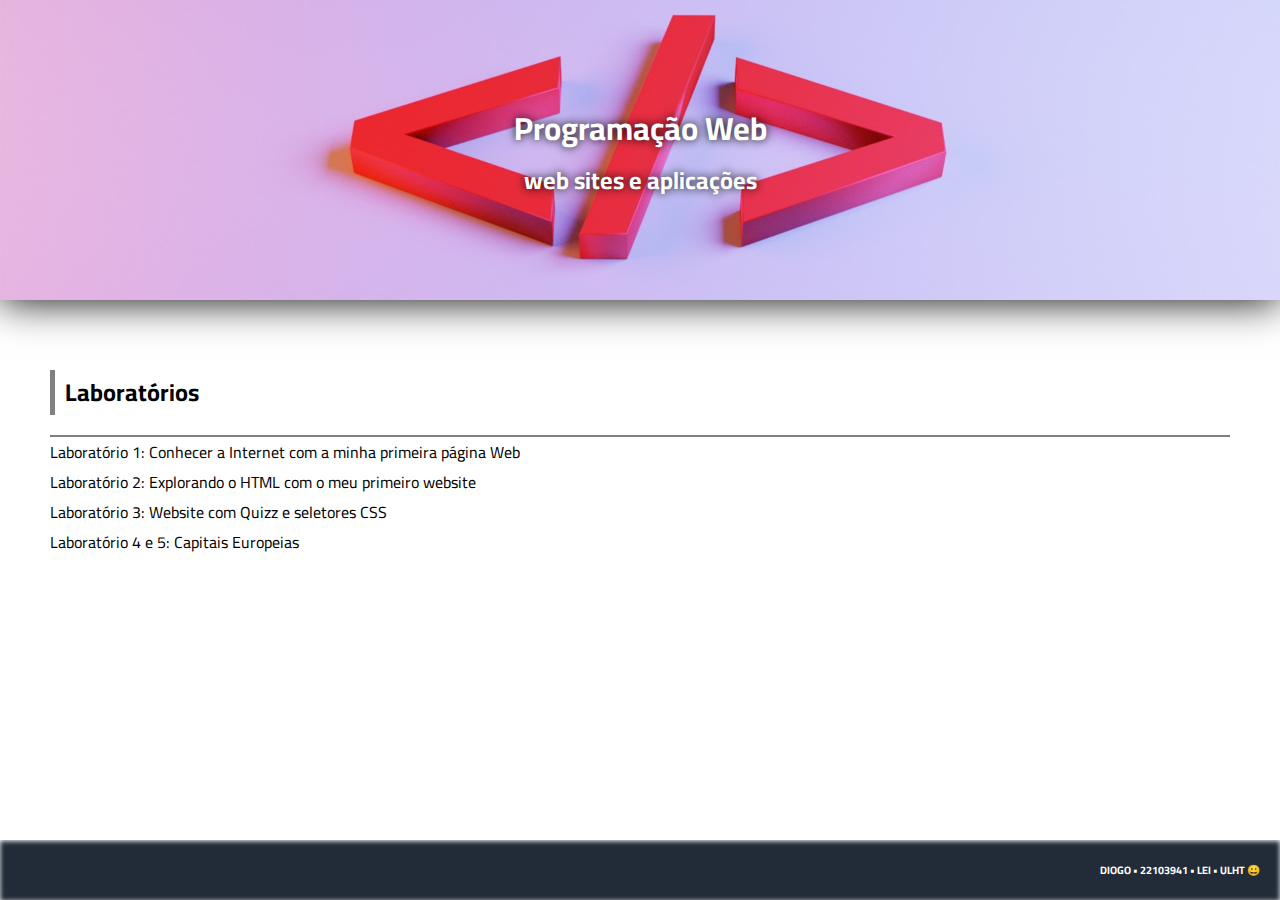
<file: index.html>
<!DOCTYPE html>
<html lang="pt">

<head>
    <meta charset="UTF-8">
    <title>PW Labs</title>
    <style>
        @import url('https://fonts.googleapis.com/css2?family=Cairo:wght@400&family=Playfair+Display:wght@900&display=swap');

        * {
            box-sizing: border-box;
            font-Family: 'Cairo', sans-serif;
            padding: 0;
            margin: 0;
        }

        header {
            display: grid;
            background-image: url("imagens/header.jpg");
            height: 300px;
            justify-content: center;
            align-items: center;
            align-content: center;
            background-position: center;
            background-size: cover;
            text-shadow: 0px 0px 10px black;
            color: white;
            margin-bottom: 50px;
            box-shadow: 0px 0px 40px black;
            grid-template-areas:
                'titulo'
                'subtitulo';
        }

        header h1 {
            grid-area: titulo;
            text-align: center;
        }

        header h2 {
            grid-area: subtitulo;
            text-align: center;
        }

        main {
            padding-inline: 50px;
            padding-top: 20px;
        }

        footer {
            display: flex;
            position: absolute;
            width: 100%;
            background: rgb(34, 43, 56);
            box-shadow: 0px 1px 5px inset white;
            bottom: 0;
            color: white;
            justify-content: right;
            align-items: center;
            padding: 20px;
        }

        .labs div a {
            text-decoration: none;
            color: black;
        }

        .labs div a:hover {
            font-weight: bold;
        }

        main > div:first-child {
            font-weight: bold;
            font-size: x-large;
            border-left: 5px solid grey;
            padding-left: 10px;
            margin-bottom: 20px;
        }
        
        main > div:nth-child(2) {
            border-top: 2px solid grey;
        }

    </style>
</head>

<body>
    <header>
        <h1>Programação Web</h1>
        <h2>web sites e aplicações</h2>
    </header>

    <main>
        <div>Laboratórios</div>
        <div class="labs">
            <div><a href="lab1/index.html">Laboratório 1: Conhecer a Internet com a minha primeira página Web</a></div>
            <div><a href="lab2/index.html">Laboratório 2: Explorando o HTML com o meu primeiro website</a></div>
            <div><a href="lab3/quizz.html">Laboratório 3: Website com Quizz e seletores CSS</a></div>
            <div><a href="lab4/capitais.html">Laboratório 4 e 5: Capitais Europeias</a></div>
        </div>
    </main>

    <footer>
        <h6>DIOGO • 22103941 • LEI • ULHT &#128512;</h6>
    </footer>
</body>

</html>
</file>
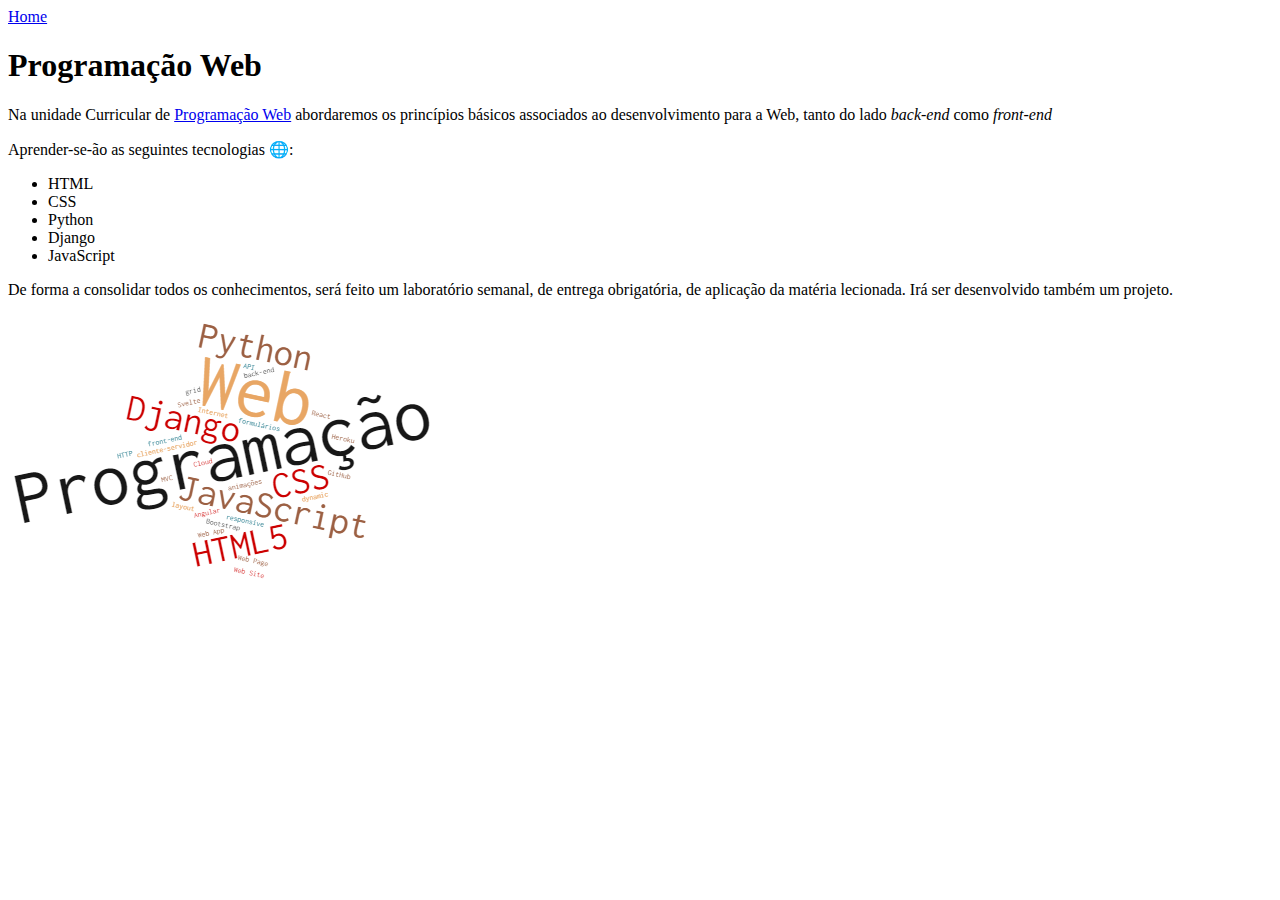
<file: lab1/index.html>
<!DOCTYPE html>
<html lang="pt">
<head>
    <meta charset="UTF-8">
    <title>A minha primeira página</title>
</head>
<body>
    <div class="menu">
        <a href="../index.html">Home</a>
    </div>
    <h1> Programação Web </h1>
    <p>Na unidade Curricular de <a href="https://moodle.ensinolusofona.pt/course/view.php?id=1596">Programação Web</a>
            abordaremos os princípios básicos associados ao desenvolvimento para a Web, tanto do lado <i>back-end</i>
            como <i>front-end</i></p>

        <p>Aprender-se-ão as seguintes tecnologias &#127760;:</p>
        <ul>
            <li>HTML</li>
            <li>CSS</li>
            <li>Python</li>
            <li>Django</li>
            <li>JavaScript</li>
        </ul>
        <p>De forma a consolidar todos os conhecimentos, será feito um laboratório semanal, de entrega obrigatória,
            de aplicação da matéria lecionada. Irá ser desenvolvido também um projeto.</p>

        <img src="images/wordcloud.png">
</body>
</html>
</file>
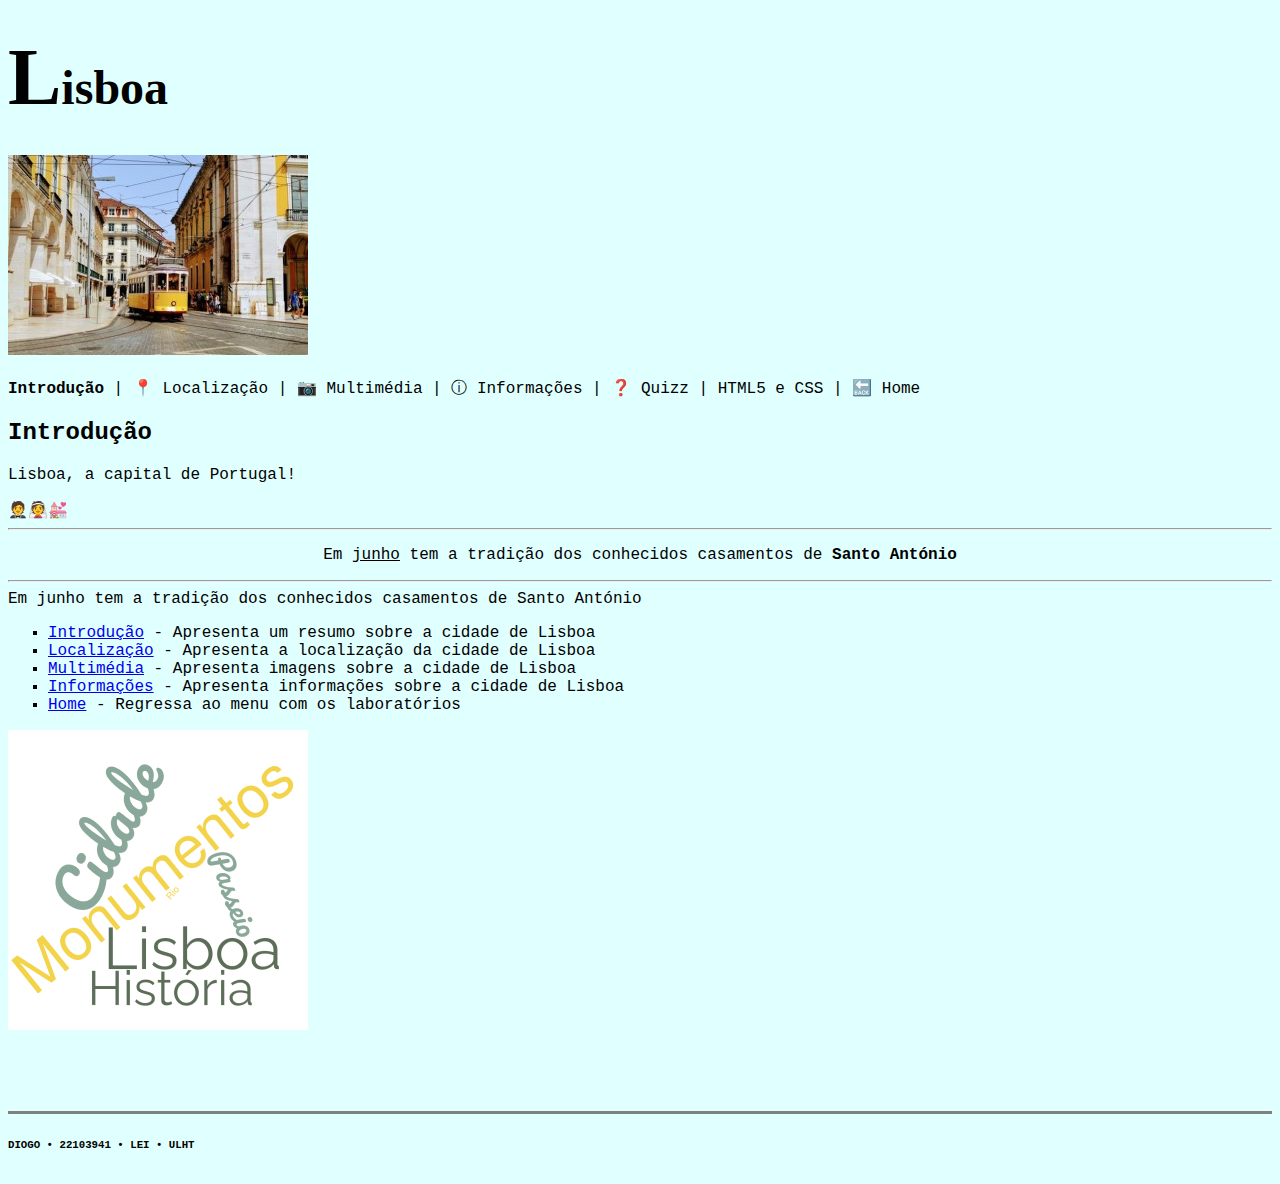
<file: lab2/index.html>
<!DOCTYPE html>
<html lang="pt">
<head>
    <title>Lisboa</title>
    <meta charset="UTF-8">
    <meta name="author" content="Diogo">
    <meta name="keywords" content="lisboa,portugal">
    <meta name="description" content="Website sobre Lisboa">
    <link rel="shortcut icon" type="image/x-icon" href="images/favicon.ico"/>
    <link rel="stylesheet" href="../lab3/estilos.css">
</head>
<body style="background-color:lightcyan">
<header>
    <h1>Lisboa</h1>
    <img src="images/lisboa.jpg" alt="Elétrico em Lisboa">
</header>
<br>
<nav>
    <a href="index.html" target="_self"><b>Introdução</b></a> |
    <a href="local.html" target="_self">📍 Localização</a> |
    <a href="multimedia.html" target="_self">📷 Multimédia</a> |
    <a href="info.html" target="_self">&#9432; Informações</a> |
    <a href="../lab3/quizz.html" target="_self">❓ Quizz</a> |
    <a href="../lab3/html5-css.html" target="_self">HTML5 e CSS</a> |
    <a href="../index.html" target="_self">🔙 Home</a>
</nav>

<main>
    <h2>Introdução</h2>
    <p>Lisboa, a capital de Portugal! </p>

    🤵‍👰‍💒
    <hr>
    <center>
        <pre>Em <u>junho</u> tem a tradição dos conhecidos casamentos de <b>Santo António</b></pre>
    </center>
    <hr>
    Em junho tem a tradição dos conhecidos casamentos de Santo António

    <ul style="list-style-type:square">
        <li><a href="index.html">Introdução</a> - Apresenta um resumo sobre a cidade de Lisboa</li>
        <li><a href="local.html">Localização</a> - Apresenta a localização da cidade de Lisboa</li>
        <li><a href="multimedia.html">Multimédia</a> - Apresenta imagens sobre a cidade de Lisboa</li>
        <li><a href="info.html">Informações</a> - Apresenta informações sobre a cidade de Lisboa</li>
        <li><a href="../index.html">Home</a> - Regressa ao menu com os laboratórios</li>
    </ul>
    <img src="images/wordcloud_lisboa.png" alt="Wordcloud Lisboa">
</main>

<footer><h6>DIOGO • 22103941 • LEI • ULHT</h6></footer>
</body>
</html>
</file>
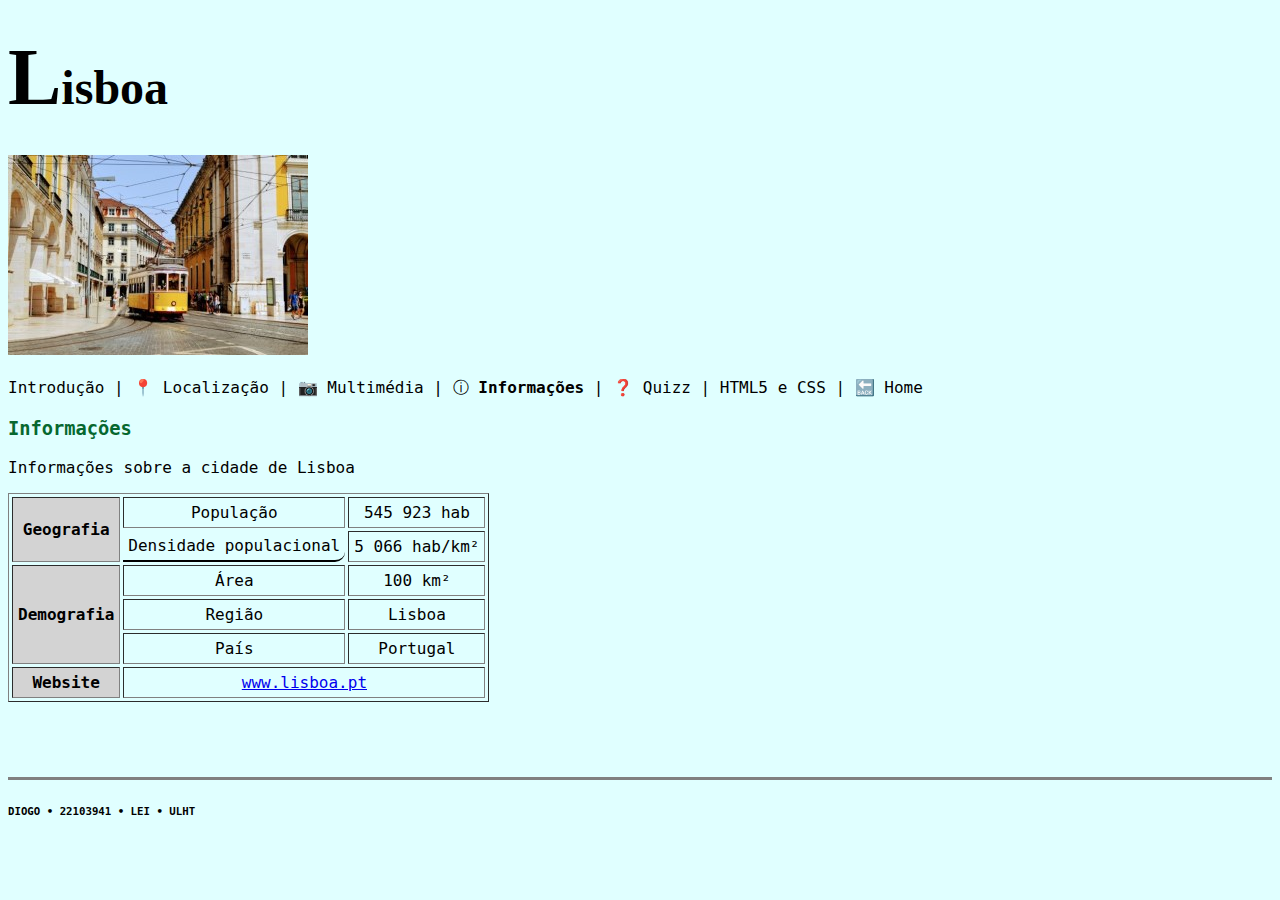
<file: lab2/info.html>
<!DOCTYPE html>
<html lang="pt">

<head>
    <title>Lisboa</title>
    <meta charset="UTF-8">
    <meta name="author" content="Diogo">
    <meta name="keywords" content="lisboa,portugal">
    <meta name="description" content="Website sobre Lisboa">
    <link rel="shortcut icon" type="image/x-icon" href="images/favicon.ico" />
    <link rel="stylesheet" href="../lab3/estilos.css">
</head>

<body style="background-color:lightcyan">
    <header>
        <h1>Lisboa</h1>
        <img src="images/lisboa.jpg" alt="Elétrico em Lisboa">
    </header>
    <br>
    <nav>
        <a href="index.html" target="_self">Introdução</a> |
        <a href="local.html" target="_self">📍 Localização</a> |
        <a href="multimedia.html" target="_self">📷 Multimédia</a> |
        <a href="info.html" target="_self">&#9432; <b>Informações</b></a> |
        <a href="../lab3/quizz.html" target="_self">❓ Quizz</a> |
        <a href="../lab3/html5-css.html" target="_self">HTML5 e CSS</a> |
        <a href="../index.html" target="_self">🔙 Home</a>
    </nav>

    <main>
        <h3>Informações</h3>
        <p>Informações sobre a cidade de Lisboa</p>
        <table border="1" cellpadding="5" cellspacing="3">
            <colgroup>
                <col span="1" bgcolor="lightgrey">
            </colgroup>
            <tr id="geografia" align="center">
                <td rowspan="2" bgcolor="lightgrey"><b>Geografia</b></td>
                <td>População</td>
                <td>545 923 hab</td>
            <tr align="center">
                <td>Densidade populacional</td>
                <td>5 066 hab/km²</td>
            </tr>
            </tr>
            <tr id="demografia" align="center">
                <td rowspan="3" bgcolor="lightgrey"><b>Demografia</b></td>
                <td>Área</td>
                <td>100 km²</td>
            <tr align="center">
                <td>Região</td>
                <td>Lisboa</td>
            </tr>
            <tr align="center">
                <td>País</td>
                <td>Portugal</td>
            </tr>
            </tr>
            <tr id="website" align="center">
                <td bgcolor="lightgrey"><b>Website</b></td>
                <td colspan="2"><a href="https://www.lisboa.pt/">www.lisboa.pt</a></td>
            </tr>

        </table>

    </main>

    <footer>
        <h6>DIOGO • 22103941 • LEI • ULHT</h6>
    </footer>
</body>

</html>
</file>
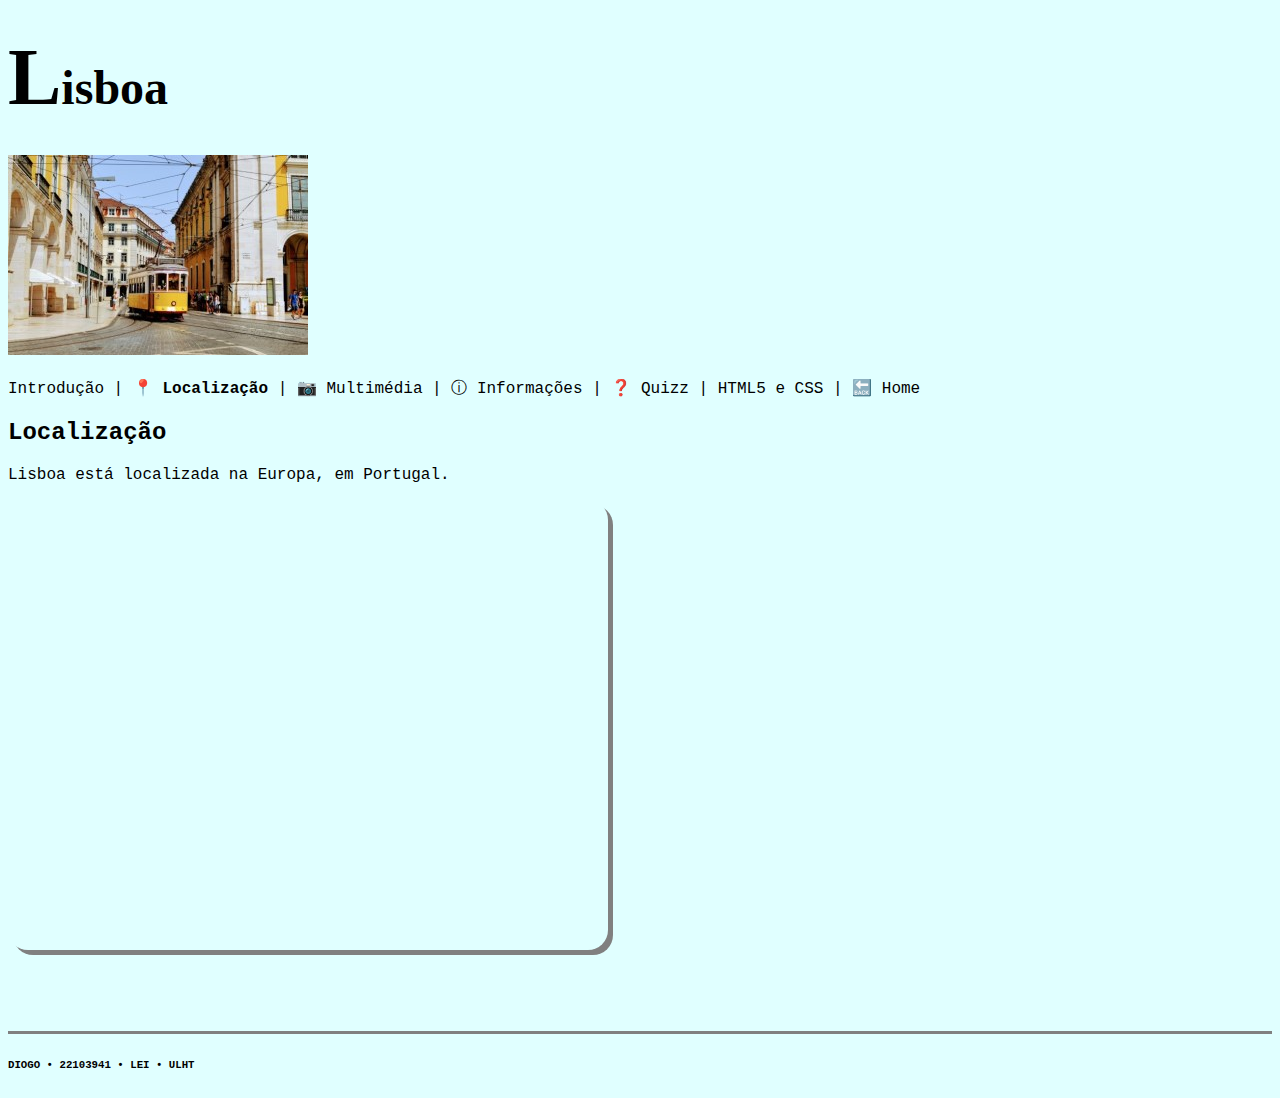
<file: lab2/local.html>
<!DOCTYPE html>
<html lang="pt">

<head>
    <title>Lisboa</title>
    <meta charset="UTF-8">
    <meta name="author" content="Diogo">
    <meta name="keywords" content="lisboa,portugal">
    <meta name="description" content="Website sobre Lisboa">
    <link rel="shortcut icon" type="image/x-icon" href="images/favicon.ico" />
    <link rel="stylesheet" href="../lab3/estilos.css">
</head>

<body style="background-color:lightcyan">
    <header>
        <h1>Lisboa</h1>
        <img src="images/lisboa.jpg" alt="Elétrico em Lisboa">
    </header>
    <br>
    <nav>
        <a href="index.html" target="_self">Introdução</a> |
        <a href="local.html" target="_self">📍 <b>Localização</b></a> |
        <a href="multimedia.html" target="_self">📷 Multimédia</a> |
        <a href="info.html" target="_self">&#9432; Informações</a> |
        <a href="../lab3/quizz.html" target="_self">❓ Quizz</a> |
        <a href="../lab3/html5-css.html" target="_self">HTML5 e CSS</a> |
        <a href="../index.html" target="_self">🔙 Home</a>
    </nav>

    <main>
        <h2>Localização</h2>
        <p>Lisboa está localizada na Europa, em Portugal.</p>
        <iframe
            src="https://www.google.com/maps/embed?pb=!1m18!1m12!1m3!1d99580.03468270601!2d-9.230243034223435!3d38.743605703808925!2m3!1f0!2f0!3f0!3m2!1i1024!2i768!4f13.1!3m3!1m2!1s0xd19331a61e4f33b%3A0x400ebbde49036d0!2sLisboa!5e0!3m2!1spt-PT!2spt!4v1646231233451!5m2!1spt-PT!2spt"
            width="600" height="450" style="border:0;" allowfullscreen="" loading="lazy"></iframe>
    </main>

    <footer>
        <h6>DIOGO • 22103941 • LEI • ULHT</h6>
    </footer>
</body>

</html>
</file>
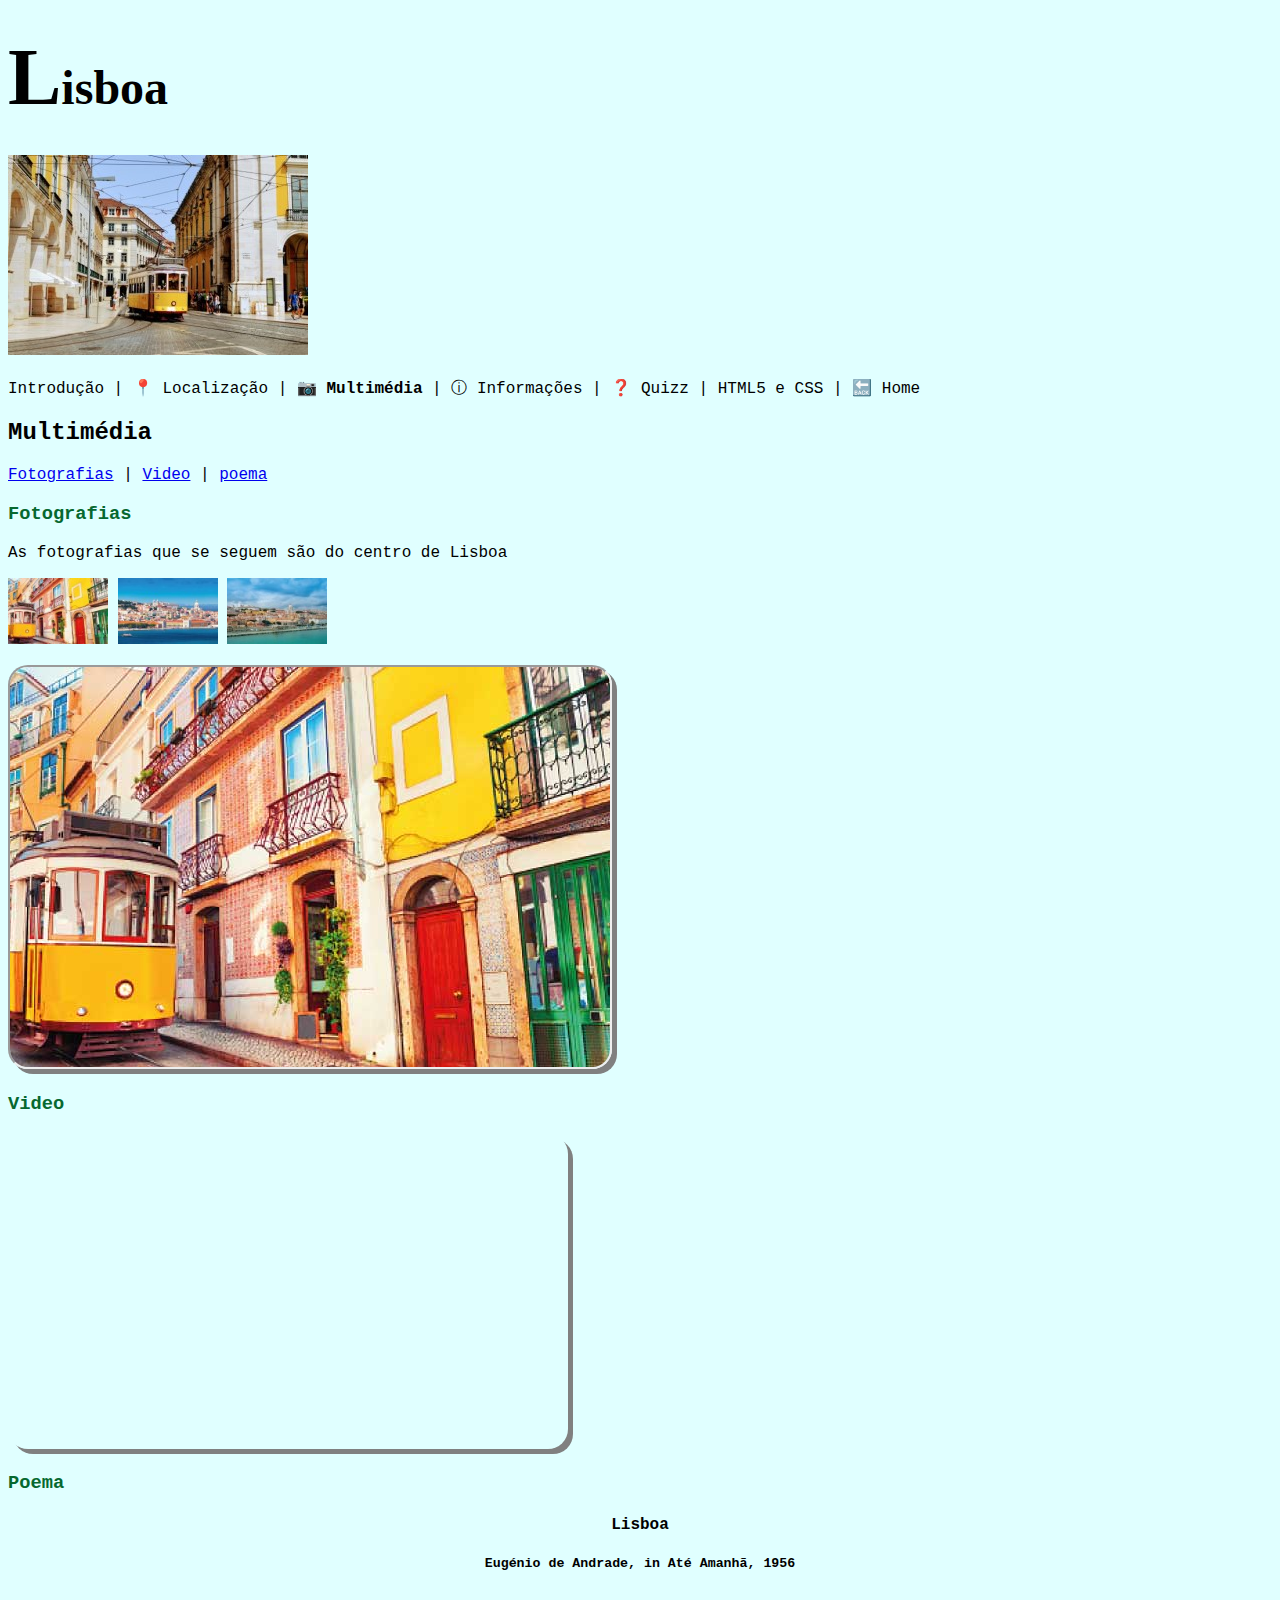
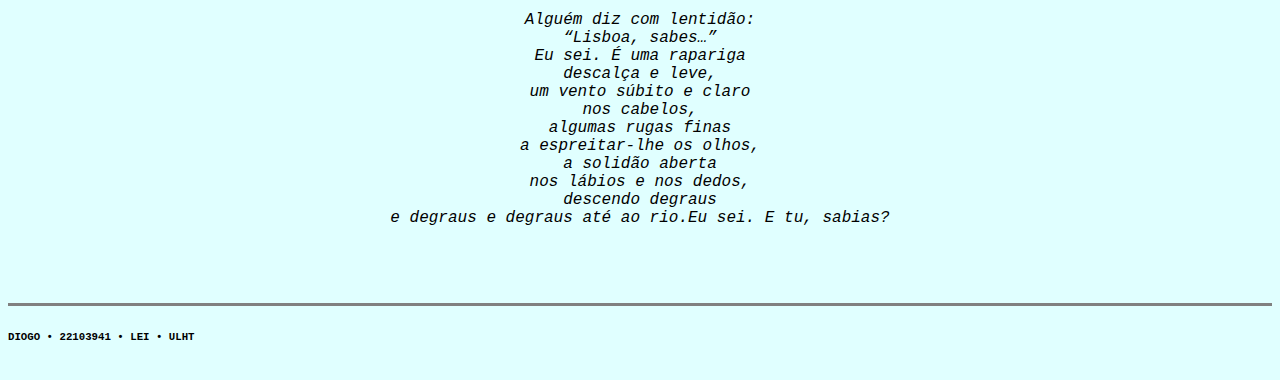
<file: lab2/multimedia.html>
<!DOCTYPE html>
<html lang="pt">

<head>
    <title>Lisboa</title>
    <meta charset="UTF-8">
    <meta name="author" content="Diogo">
    <meta name="keywords" content="lisboa,portugal">
    <meta name="description" content="Website sobre Lisboa">
    <link rel="shortcut icon" type="image/x-icon" href="images/favicon.ico" />
    <link rel="stylesheet" href="../lab3/estilos.css">
</head>

<body style="background-color:lightcyan">
    <header>
        <h1>Lisboa</h1>
        <img src="images/lisboa.jpg" alt="Elétrico em Lisboa">
    </header>
    <br>
    <nav>
        <a href="index.html" target="_self">Introdução</a> |
        <a href="local.html" target="_self">📍 Localização</a> |
        <a href="multimedia.html" target="_self">📷 <b>Multimédia</b></a> |
        <a href="info.html" target="_self">&#9432; Informações</a> |
        <a href="../lab3/quizz.html" target="_self">❓ Quizz</a> |
        <a href="../lab3/html5-css.html" target="_self">HTML5 e CSS</a> |
        <a href="../index.html" target="_self">🔙 Home</a>
    </nav>

    <main>
        <h2>Multimédia</h2>
        <p><a href="#fotografias">Fotografias</a> | <a href="#video">Video</a> | <a href="#poema">poema</a></p>

        <h3 id="fotografias">Fotografias</h3>
        <pre>As fotografias que se seguem são do centro de Lisboa</pre>
        <p>
            <a href="images/lisboa1_grande.jpg" target="foto"><img src="images/lisboa1_pequena.jpg" alt="Lisboa1"
                    width="100"></a>
            <a href="images/lisboa2_grande.jpg" target="foto"><img src="images/lisboa2_pequena.jpg" alt="Lisboa2"
                    width="100"></a>
            <a href="images/lisboa3_grande.jpg" target="foto"><img src="images/lisboa3_pequena.jpg" alt="Lisboa3"
                    width="100"></a>
        </p>
        <iframe width="600" height="400" name="foto" src="images/lisboa1_grande.jpg" frameborder="1"></iframe>

        <h3 id="video">Video</h3>
        <iframe width="560" height="315" src="https://www.youtube.com/embed/N8bHCHl8X_0" title="YouTube video player"
            frameborder="0"
            allow="accelerometer; autoplay; clipboard-write; encrypted-media; gyroscope; picture-in-picture"
            allowfullscreen></iframe>

        <h3 id="poema">Poema</h3>
        <pre><center><h4>Lisboa</h4><h5>Eugénio de Andrade, in Até Amanhã, 1956</h5>
<i>Alguém diz com lentidão:
“Lisboa, sabes…”
Eu sei. É uma rapariga
descalça e leve,
um vento súbito e claro
nos cabelos,
algumas rugas finas
a espreitar-lhe os olhos,
a solidão aberta
nos lábios e nos dedos,
descendo degraus
e degraus e degraus até ao rio.Eu sei. E tu, sabias?</i></center></pre>
    </main>

    <footer>
        <h6>DIOGO • 22103941 • LEI • ULHT</h6>
    </footer>

</body>

</html>
</file>
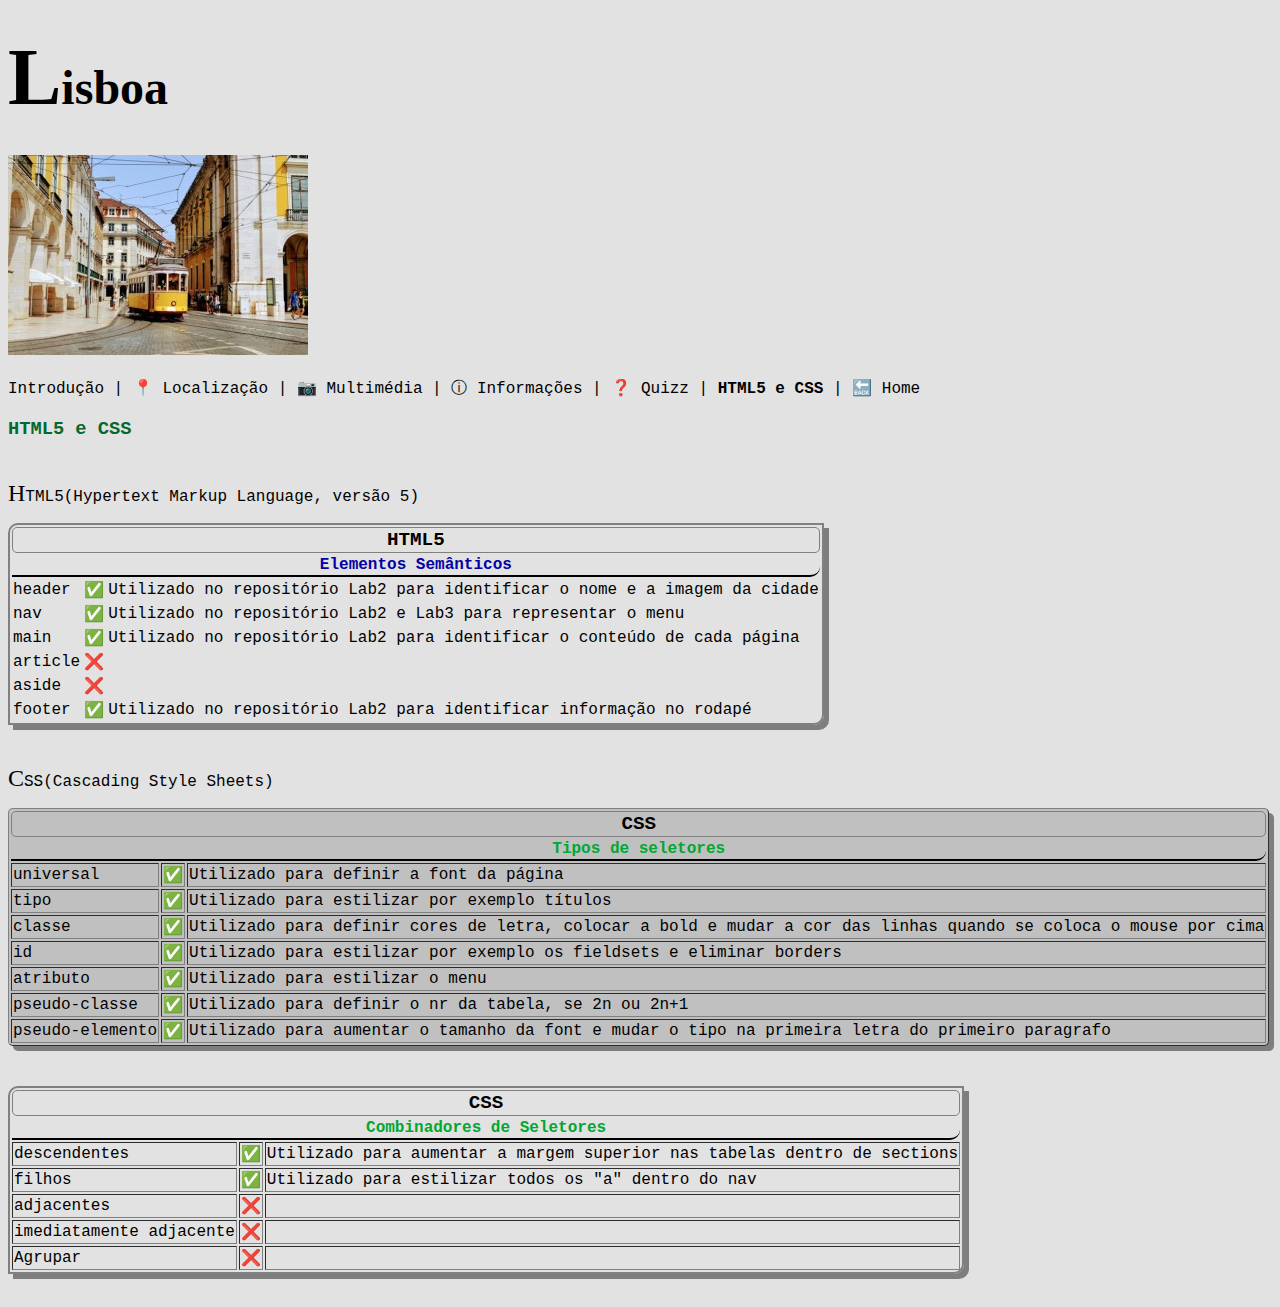
<file: lab3/html5-css.html>
<!DOCTYPE html>
<html lang="pt">
<head>
    <title>Lab3 - html5-css</title>
    <meta charset="UTF-8">
    <link rel="shortcut icon" type="image/x-icon" href="../lab2/images/favicon.ico"/>
    <link rel="stylesheet" href="estilos.css">
</head>
<body>
    <header>
        <h1>Lisboa</h1>
        <img src="../lab2/images/lisboa.jpg" alt="Elétrico em Lisboa">
    </header>
    <br>
    <nav>
        <a href="../lab2/index.html" target="_self">Introdução</a> |
        <a href="../lab2/local.html" target="_self">📍 Localização</a> |
        <a href="../lab2/multimedia.html" target="_self">📷 Multimédia</a> |
        <a href="../lab2/info.html" target="_self">&#9432; Informações</a> |
        <a href="quizz.html" target="_self">❓ Quizz</a> |
        <a href="html5-css.html" target="_self"><b>HTML5 e CSS</b></a> |
        <a href="../index.html" target="_self">🔙 Home</a>
    </nav>

<h3>HTML5 e CSS</h3>

<section>
    <p>HTML5(Hypertext Markup Language, versão 5)</p>
    <table border="1">
        <tr>
            <th colspan="3">HTML5</th>
        </tr>
        <tr align="center">
            <td colspan="3" class="blueFont boldFont">Elementos Semânticos</td>
        </tr>
        <tr class="hoverLine">
            <td id="delBorder">header</td>
            <td id="delBorder">&#9989</td>
            <td id="delBorder">Utilizado no repositório Lab2 para identificar o nome e a imagem da cidade</td>
        </tr>
        <tr class="hoverLine">
            <td id="delBorder">nav</td>
            <td id="delBorder">&#9989</td>
            <td id="delBorder">Utilizado no repositório Lab2 e Lab3 para representar o menu</td>
        </tr>
        <tr class="hoverLine">
            <td id="delBorder">main</td>
            <td id="delBorder">&#9989</td>
            <td id="delBorder">Utilizado no repositório Lab2 para identificar o conteúdo de cada página</td>
        </tr>
        <tr class="hoverLine">
            <td id="delBorder">article</td>
            <td id="delBorder">&#10060</td>
            <td id="delBorder"></td>
        </tr>
        <tr class="hoverLine">
            <td id="delBorder">aside</td>
            <td id="delBorder">&#10060</td>
            <td id="delBorder"></td>
        </tr>
        <tr class="hoverLine">
            <td id="delBorder">footer</td>
            <td id="delBorder">&#9989</td>
            <td id="delBorder">Utilizado no repositório Lab2 para identificar informação no rodapé</td>
        </tr>
    </table>
</section>

<section>
    <p>CSS(Cascading Style Sheets)</p>
    <table border="1">
        <tr>
            <th colspan="3">CSS</th>
        </tr>
        <tr align="center">
            <td colspan="3" class="greenFont boldFont">Tipos de seletores</td>
        </tr>
        <tr class="hoverLine">
            <td>universal</td>
            <td>&#9989</td>
            <td>Utilizado para definir a font da página</td>
        </tr>
        <tr class="hoverLine">
            <td>tipo</td>
            <td>&#9989</td>
            <td>Utilizado para estilizar por exemplo títulos</td>
        </tr>
        <tr class="hoverLine">
            <td>classe</td>
            <td>&#9989</td>
            <td>Utilizado para definir cores de letra, colocar a bold e mudar a cor das linhas quando se coloca o mouse por cima</td>
        </tr>
        <tr class="hoverLine">
            <td>id</td>
            <td>&#9989</td>
            <td>Utilizado para estilizar por exemplo os fieldsets e eliminar borders</td>
        </tr>
        <tr class="hoverLine">
            <td>atributo</td>
            <td>&#9989</td>
            <td>Utilizado para estilizar o menu</td>
        </tr>
        <tr class="hoverLine">
            <td>pseudo-classe</td>
            <td>&#9989</td>
            <td>Utilizado para definir o nr da tabela, se 2n ou 2n+1</td>
        </tr>
        <tr class="hoverLine">
            <td>pseudo-elemento</td>
            <td>&#9989</td>
            <td>Utilizado para aumentar o tamanho da font e mudar o tipo na primeira letra do primeiro paragrafo</td>
        </tr>
    </table>
</section>

<section >
    <table border="1">
        <tr>
            <th colspan="3">CSS</th>
        </tr>
        <tr align="center">
            <td colspan="3" class="greenFont boldFont">Combinadores de Seletores</td>
        </tr>
        <tr class="hoverLine">
            <td>descendentes</td>
            <td>&#9989</td>
            <td>Utilizado para aumentar a margem superior nas tabelas dentro de sections</td>
        </tr>
        <tr class="hoverLine">
            <td>filhos</td>
            <td>&#9989</td>
            <td>Utilizado para estilizar todos os "a" dentro do nav</td>
        </tr>
        <tr class="hoverLine">
            <td>adjacentes</td>
            <td>&#10060</td>
            <td></td>
        </tr>
        <tr class="hoverLine">
            <td>imediatamente adjacente</td>
            <td>&#10060</td>
            <td></td>
        </tr>
        <tr class="hoverLine">
            <td>Agrupar</td>
            <td>&#10060</td>
            <td></td>
        </tr>
    </table>
</section>

</body>
</html>
</file>
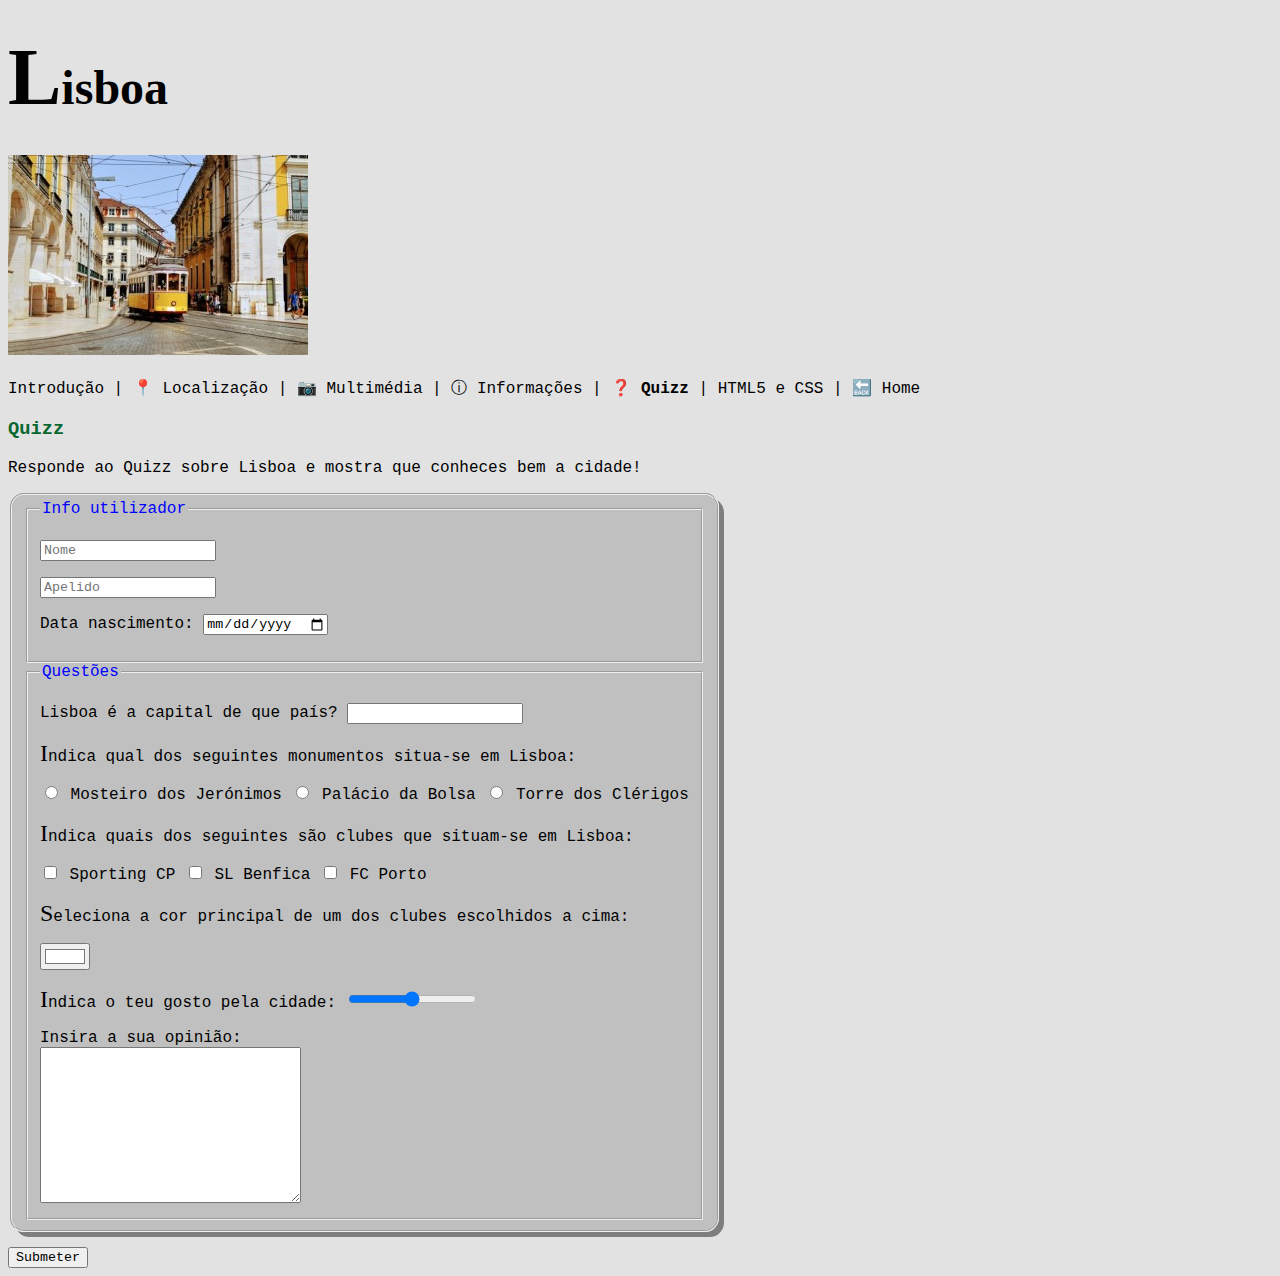
<file: lab3/quizz.html>
<!DOCTYPE html>
<html lang="pt">
<head>
    <title>Lisboa - Quizz</title>
    <meta charset="UTF-8">
    <link rel="shortcut icon" type="image/x-icon" href="../lab2/images/favicon.ico"/>
    <link rel="stylesheet" href="estilos.css">
</head>
<body>
    <header>
        <h1>Lisboa</h1>
        <img src="../lab2/images/lisboa.jpg" alt="Elétrico em Lisboa">
    </header>
    <br>
    <nav>
        <a href="../lab2/index.html" target="_self">Introdução</a> |
        <a href="../lab2/local.html" target="_self">📍 Localização</a> |
        <a href="../lab2/multimedia.html" target="_self">📷 Multimédia</a> |
        <a href="../lab2/info.html" target="_self">&#9432; Informações</a> |
        <a href="quizz.html" target="_self">❓ <b>Quizz</b></a> |
        <a href="html5-css.html" target="_self">HTML5 e CSS</a> |
        <a href="../index.html" target="_self">🔙 Home</a>
    </nav>
<h3>Quizz</h3>
<p>Responde ao Quizz sobre Lisboa e mostra que conheces bem a cidade!</p>

<form action="mailto: a22103941@alunos.ulht.pt" method="post" enctype="multipart/form-data">
    <fieldset id="fieldset2">
        <fieldset id="fieldset1">
            <legend>Info utilizador</legend>
            <p><input type="text" name="nome" placeholder="Nome" autocomplete="off" maxlength="25"></p>
            <p><input type="text" name="apelido" placeholder="Apelido" autocomplete="off" maxlength="25"></p>
            <p>Data nascimento: <input type="date" name="datanasc" autocomplete="off"></p>
        </fieldset>
        <fieldset id="fieldset3">
            <legend>Questões</legend>
            <p>Lisboa é a capital de que país? <input type="text" name="país" maxlength="25"></p>
            <div>
                <p>Indica qual dos seguintes monumentos situa-se em Lisboa:</p>
                <input type="radio" id="mon1" name="monumento" value="Mosteiro_Jeronimos">
                <label for="mon1">Mosteiro dos Jerónimos</label>
                <input type="radio" id="mon2" name="monumento" value="Palacio_Bolsa">
                <label for="mon2">Palácio da Bolsa</label>
                <input type="radio" id="mon3" name="monumento" value="Torre_Clerigos">
                <label for="mon3">Torre dos Clérigos</label>
            </div>
            <div>
                <p>Indica quais dos seguintes são clubes que situam-se em Lisboa:</p>
                <input type="checkbox" id="sporting" name="clube1" value="Sporting">
                <label for="sporting"> Sporting CP</label>
                <input type="checkbox" id="benfica" name="clube2" value="Benfica">
                <label for="benfica"> SL Benfica</label>
                <input type="checkbox" id="porto" name="clube3" value="Porto">
                <label for="porto"> FC Porto</label>
            </div>
            <div>
                <p>Seleciona a cor principal de um dos clubes escolhidos a cima:</p>
                <input type="color" name="corClube" value="#ffffff">
            </div>
            <div>
                <p>Indica o teu gosto pela cidade: <input type="range" name="avaliacao_Cidade" min="0" max="10"></p>
            </div>
            Insira a sua opinião:<br>
            <textarea name="mensagem" rows="10" cols="30"></textarea>
        </fieldset>
    </fieldset>
    <input type="submit" value="Submeter">
</form>

</body>
</html>
</file>
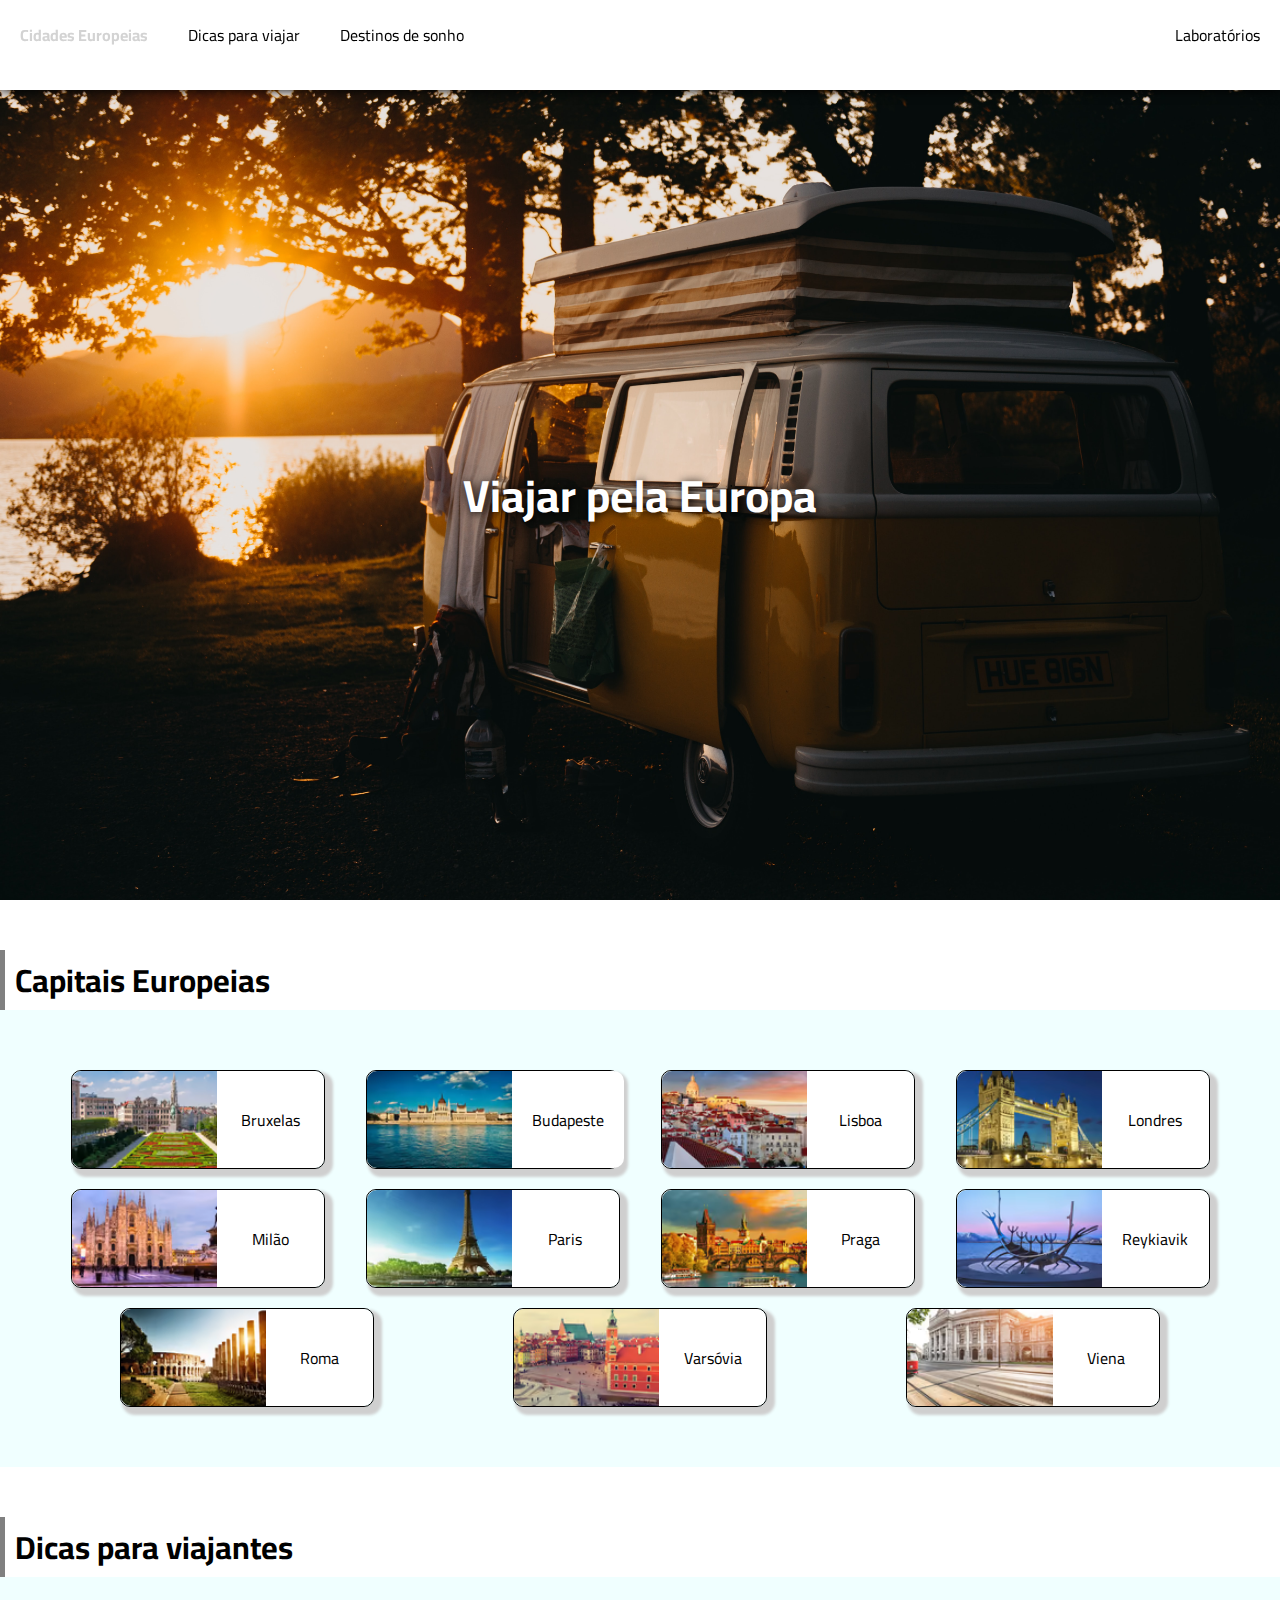
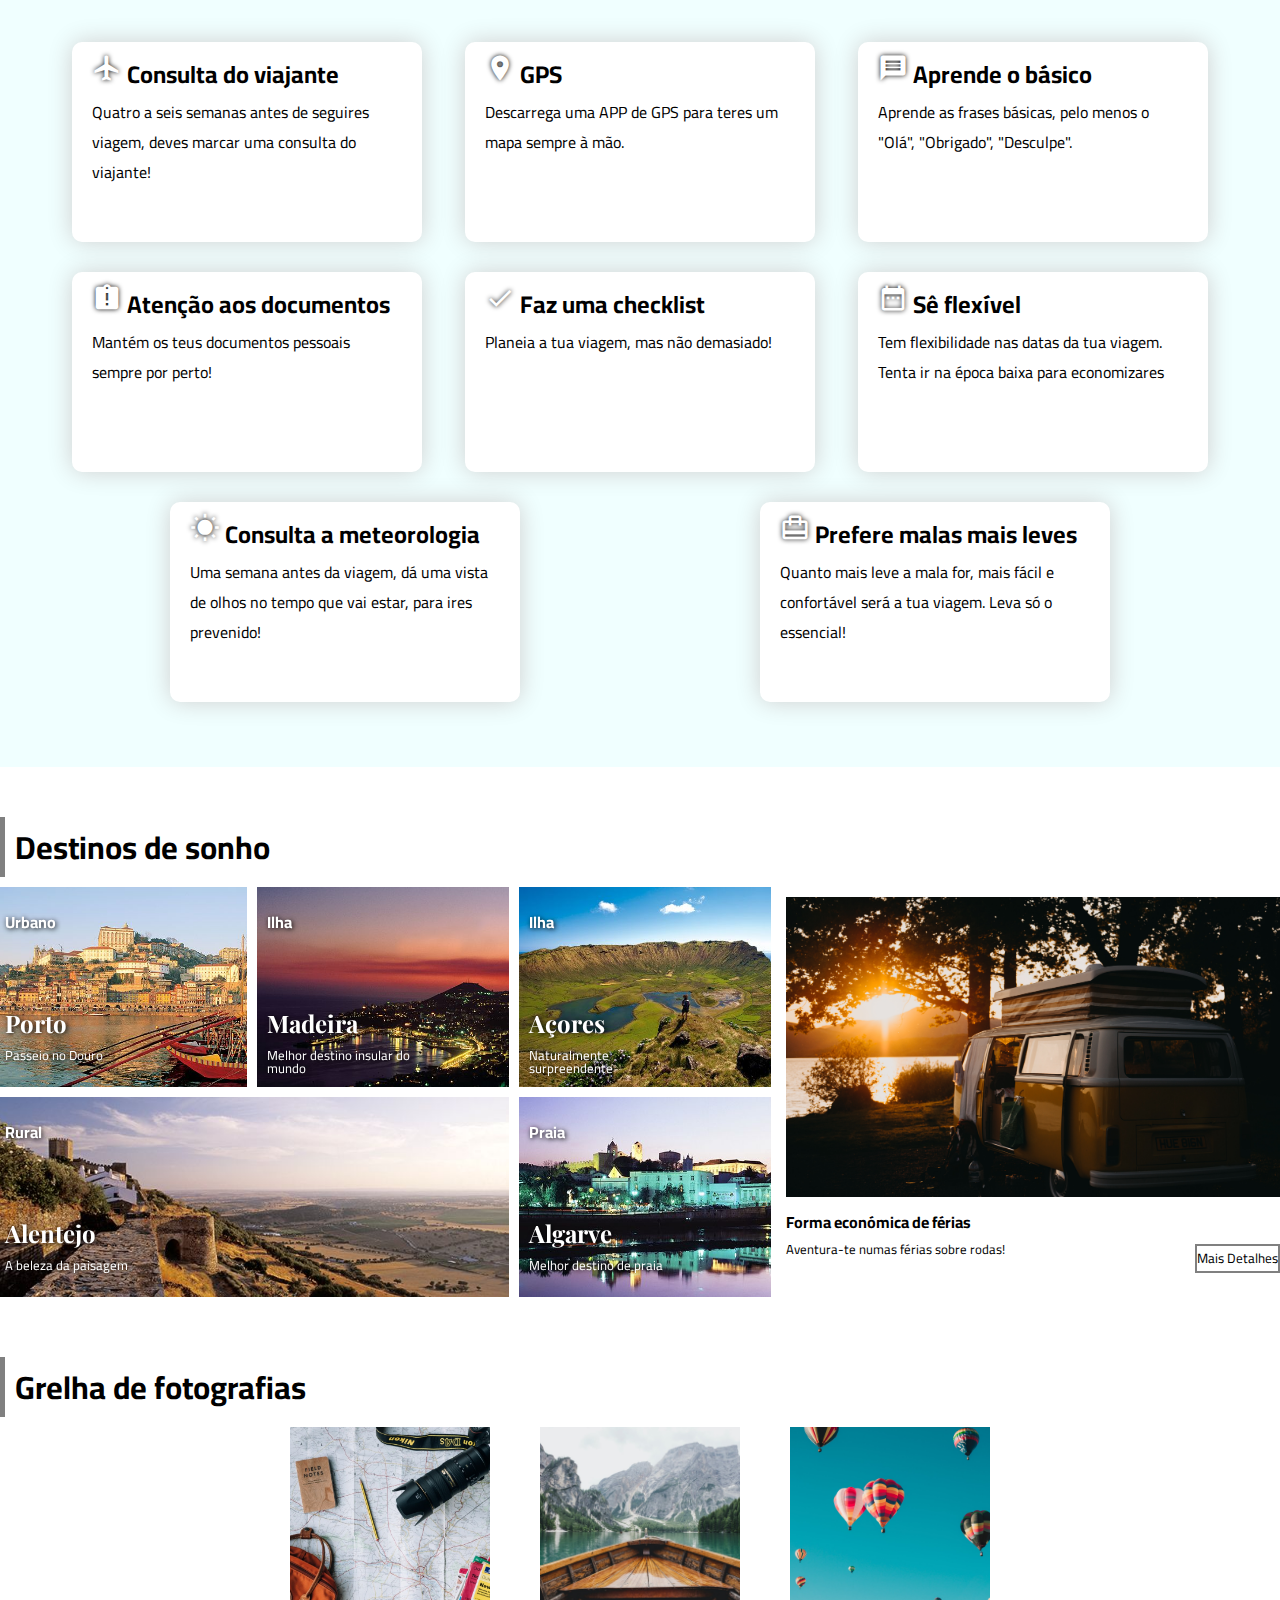
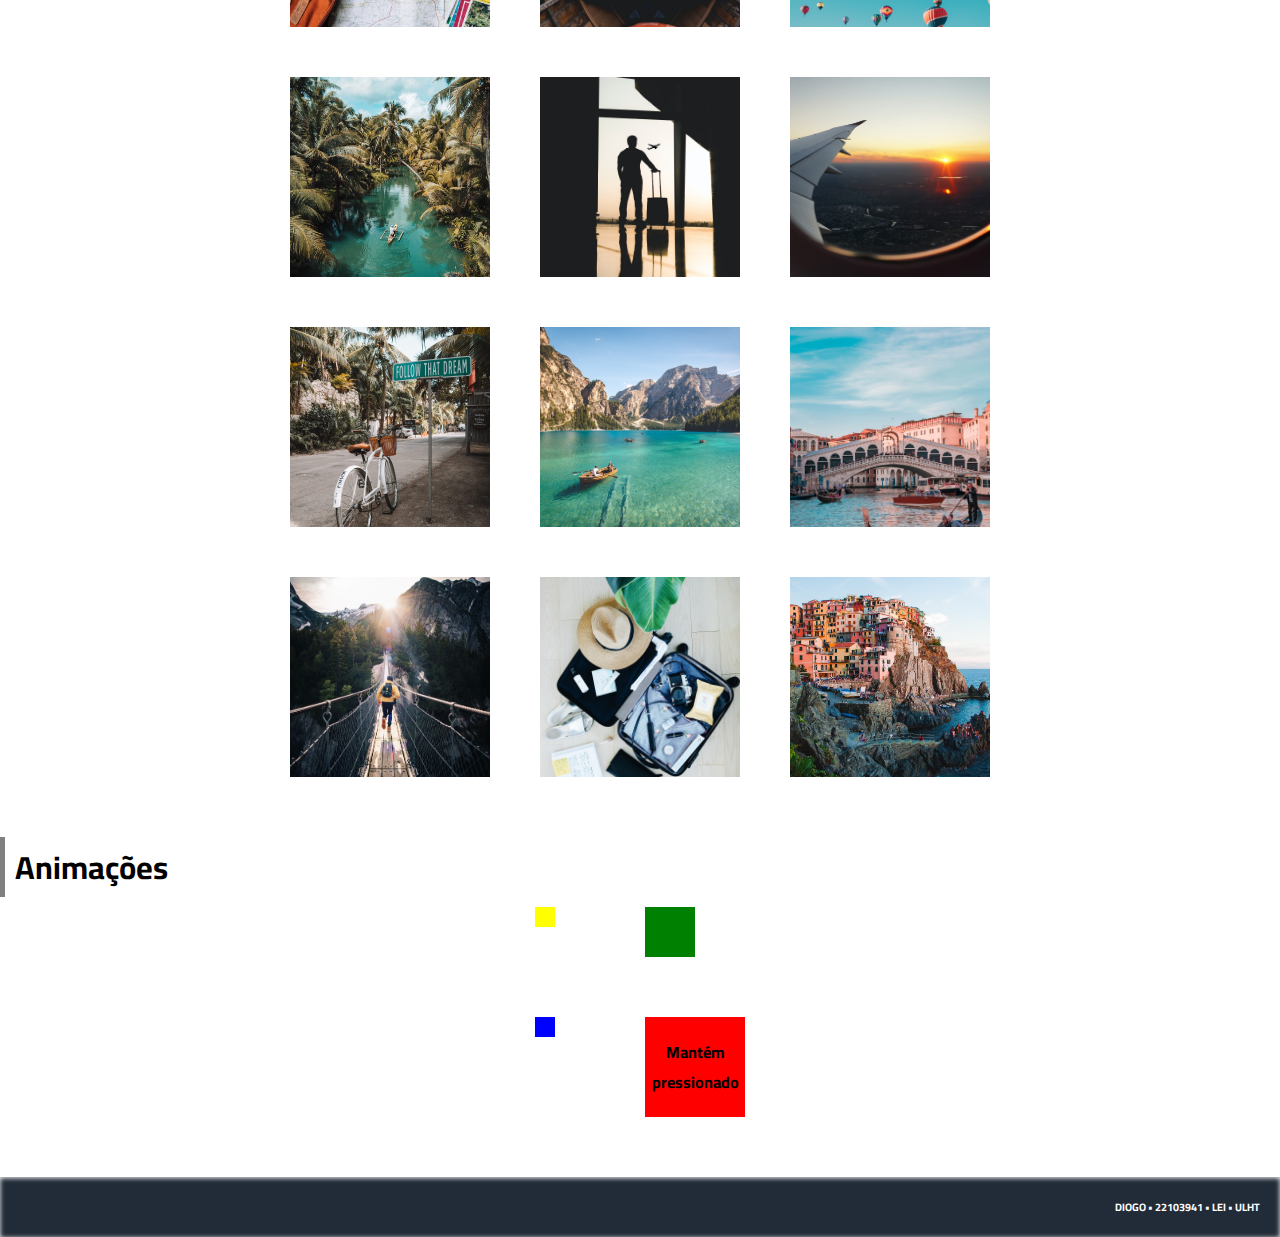
<file: lab4/capitais.html>
<!DOCTYPE html>
<html lang="pt">

<head>
    <title>Lab 4 e 5 - Capitais</title>
    <meta charset="UTF-8">
    <link rel="shortcut icon" type="image/x-icon" href="../lab2/images/favicon.ico" />
    <link rel="stylesheet" href="estilos.css">
    <meta name="viewport" content="width=device-width,
initial-scale=1.0">
    <link href="https://fonts.googleapis.com/icon?family=Material+Icons" rel="stylesheet">
</head>

<body>
    <div class="grid-top">
        <div class="menu">
            <a href="#capitais">Cidades Europeias</a>
            <a href="#dicas">Dicas para viajar</a>
            <a href="#destinos">Destinos de sonho</a>
            <a href="../index.html">Laboratórios</a>
        </div>

        <div class="cabecalho">
            <div>
                <h1>Viajar pela Europa</h1>
            </div>
        </div>

    </div>

    <h1 id="capitais" class="titulo">Capitais Europeias</h1>

    <div class="container">
        <div>
            <div><img src="images/bruxelas.avif" alt=""></div>
            <div>
                <p>Bruxelas</p>
            </div>
        </div>
        <div>
            <div><img src="images/budapeste.avif" alt=""></div>
            <div>
                <p>Budapeste</p>
            </div>
        </div>
        <div>
            <div><img src="images/lisboa.avif" alt=""></div>
            <div>
                <p>Lisboa</p>
            </div>
        </div>
        <div>
            <div><img src="images/londres.avif" alt=""></div>
            <div>
                <p>Londres</p>
            </div>
        </div>
        <div>
            <div><img src="images/milao.avif" alt=""></div>
            <div>
                <p>Milão</p>
            </div>
        </div>
        <div>
            <div><img src="images/paris.avif" alt=""></div>
            <div>
                <p>Paris</p>
            </div>
        </div>
        <div>
            <div><img src="images/praga.avif" alt=""></div>
            <div>
                <p>Praga</p>
            </div>
        </div>
        <div>
            <div><img src="images/reykiavik.avif" alt=""></div>
            <div>
                <p>Reykiavik</p>
            </div>
        </div>
        <div>
            <div><img src="images/roma.avif" alt=""></div>
            <div>
                <p>Roma</p>
            </div>
        </div>
        <div>
            <div><img src="images/varsovia.avif" alt=""></div>
            <div>
                <p>Varsóvia</p>
            </div>
        </div>
        <div>
            <div><img src="images/viena.avif" alt=""></div>
            <div>
                <p>Viena</p>
            </div>
        </div>
    </div>

    <h1 id="dicas" class="titulo">Dicas para viajantes</h1>

    <div class="dicas">
        <div>
            <div>
                <h2><i class="material-icons"
                        style="font-size:30px; text-shadow: 0 0 5px black; color: white;">flight</i>
                    Consulta do viajante</h2>
            </div>
            <div>
                <p>Quatro a seis semanas antes de seguires viagem, deves marcar uma consulta do viajante!</p>
            </div>
        </div>
        <div>
            <div>
                <h2><i class="material-icons"
                        style="font-size:30px; text-shadow: 0 0 5px black; color: white;">location_on</i>
                    GPS</h2>
            </div>
            <div>
                <p>Descarrega uma APP de GPS para teres um mapa sempre à mão.</p>
            </div>
        </div>
        <div>
            <div>
                <h2><i class="material-icons"
                        style="font-size:30px; text-shadow: 0 0 5px black; color: white;">message</i>
                    Aprende o básico</h2>
            </div>
            <div>
                <p>Aprende as frases básicas, pelo menos o "Olá", "Obrigado", "Desculpe".</p>
            </div>
        </div>
        <div>
            <div>
                <h2><i class="material-icons"
                        style="font-size:30px; text-shadow: 0 0 5px black; color: white;">assignment_late</i>
                    Atenção aos documentos</h2>
            </div>
            <div>
                <p>Mantém os teus documentos pessoais sempre por perto!</p>
            </div>
        </div>
        <div>
            <div>
                <h2><i class="material-icons"
                        style="font-size:30px; text-shadow: 0 0 5px black; color: white;">check</i>
                    Faz uma checklist</h2>
            </div>
            <div>
                <p>Planeia a tua viagem, mas não demasiado!</p>
            </div>
        </div>
        <div>
            <div>
                <h2><i class="material-icons"
                        style="font-size:30px; text-shadow: 0 0 5px black; color: white;">date_range</i>
                    Sê flexível</h2>
            </div>
            <div>
                <p>Tem flexibilidade nas datas da tua viagem.
                    Tenta ir na época baixa para economizares</p>
            </div>
        </div>
        <div>
            <div>
                <h2><i class="material-icons"
                        style="font-size:30px; text-shadow: 0 0 5px black; color: white;">wb_sunny</i>
                    Consulta a meteorologia</h2>
            </div>
            <div>
                <p>Uma semana antes da viagem, dá uma vista de olhos no tempo que vai estar, para ires prevenido!</p>
            </div>
        </div>
        <div>
            <div>
                <h2><i class="material-icons"
                        style="font-size:30px; text-shadow: 0 0 5px black; color: white;">card_travel</i>
                    Prefere malas mais leves</h2>
            </div>
            <div>
                <p>Quanto mais leve a mala for, mais fácil e confortável será a tua viagem.
                    Leva só o essencial!
                </p>
            </div>
        </div>
    </div>

    <h1 id="destinos" class="titulo">Destinos de sonho</h1>

    <div class="grid-container">

        <div class="item1">
            <div class="posTop">Urbano
                <div class="posCidade">Porto
                    <div class="posBottom">Passeio no Douro</div>
                </div>
            </div>
        </div>

        <div class="item2">
            <div class="posTop">Ilha
                <div class="posCidade">Madeira
                    <div class="posBottom">Melhor destino insular do mundo</div>
                </div>
            </div>
        </div>

        <div class="item3">
            <div class="posTop">Ilha
                <div class="posCidade">Açores
                    <div class="posBottom">Naturalmente surpreendente</div>
                </div>
            </div>
        </div>

        <div class="item4">
            <div class="posTop">Rural
                <div class="posCidade">Alentejo
                    <div class="posBottom">A beleza da paisagem</div>
                </div>
            </div>
        </div>

        <div class="item5">
            <div class="posTop">Praia
                <div class="posCidade">Algarve
                    <div class="posBottom">Melhor destino de praia</div>
                </div>
            </div>
        </div>

        <div class="item6">
            <div class="imgDestinoEco"></div>

            <div class="descDestinoEco">
                <div class="titulo">Forma económica de férias</div>
                <div class="descricao">Aventura-te numas férias sobre rodas!</div>
            </div>

            <div class="buttonDestinoEco">
                <button class="button buttonTransition">Mais Detalhes</button>
            </div>
        </div>
    </div>

    <h1 id="dicas" class="titulo">Grelha de fotografias</h1>

    <div class="fotos">
        <div id class="galeria01">
            <img src="images/galeria/galeria01.jpg" alt="">
            <p>Autor: Annie Spratt</p>
        </div>
        <div id class="galeria02">
            <img src="images/galeria/galeria02.jpg" alt="">
            <p>Autor: Luca Bravo</p>
        </div>
        <div id class="galeria03">
            <img src="images/galeria/galeria03.jpg" alt="">
            <p>Autor: ian dooley</p>
        </div>
        <div id class="galeria04">
            <img src="images/galeria/galeria04.jpg" alt="">
            <p>Autor: Rolands Varsbergs</p>
        </div>
        <div id class="galeria05">
            <img src="images/galeria/galeria05.jpg" alt="">
            <p>Autor: yousef alfuhigi</p>
        </div>
        <div id class="galeria06">
            <img src="images/galeria/galeria06.jpg" alt="">
            <p>Autor: Eva Darron</p>
        </div>
        <div id class="galeria07">
            <img src="images/galeria/galeria07.jpg" alt="">
            <p>Autor: Alex Azabache</p>
        </div>
        <div id class="galeria08">
            <img src="images/galeria/galeria08.jpg" alt="">
            <p>Autor: Pietro De Grandi</p>
        </div>
        <div id class="galeria09">
            <img src="images/galeria/galeria09.jpg" alt="">
            <p>Autor: Damiano Baschiera</p>
        </div>
        <div id class="galeria10">
            <img src="images/galeria/galeria10.jpg" alt="">
            <p>Autor: Fabio Comparelli</p>
        </div>
        <div id class="galeria11">
            <img src="images/galeria/galeria11.jpg" alt="">
            <p>Autor: Marissa Grootes</p>
        </div>
        <div id class="galeria12">
            <img src="images/galeria/galeria12.jpg" alt="">
            <p>Autor: Jack Ward</p>
        </div>
    </div>

    <h1 id="dicas" class="titulo">Animações</h1>
    
    <div class="animacoes">
        <div id class="imagem1"></div>
        <div id class="imagem2"></div>
        <div id class="imagem3"></div>
        <div id class="imagem4"><p>Mantém pressionado</p></div>
    </div>

    <footer>
        <h6>DIOGO • 22103941 • LEI • ULHT</h6>
    </footer>
</body>

</html>
</file>
<file: lab3/estilos.css>
body {background-color: rgb(226, 226, 226);}

* {
    font-Family: 'Syne Mono', monospace;
}

#fieldset1:hover { background-color: #919191; color:beige}
#fieldset2 { background-color: #c0c0c0; border-radius: 2%; box-shadow: 5px 5px rgb(126, 126, 126); margin-bottom: 15px; max-width: fit-content;}
#fieldset3:hover { background-color: #8f8f8f; color:beige}

p:first-child::first-letter {
    font-family: Brush Script MT;
    font-size: 1.5rem;
}

nav > a[target] {
    color: rgb(0, 0, 0);
    text-decoration: none;
}


h1:first-child {
    font-family: cursive;
    font-size: 3rem;
}

h1::first-letter {
    font-size: 5rem;
}

footer {
    border-style: solid;
    border-bottom: none;
    border-left: none;
    border-right: none;
    border-color: gray;
    margin-top:20mm;
}

iframe {
    border-radius: 20px;
    box-shadow: 5px 5px gray;
}

nav > a:hover {
    color: rgb(78, 78, 78);
}

nav > a:hover {
    color: rgb(78, 78, 78);
}

h3 {
    color: #06682f;
}

legend {
    color: blue;
}

#delBorder {
    border-style: none;
}

.boldFont {
    font-weight: bold;
}

.greenFont {
    color: rgb(0, 167, 50);
}

.blueFont {
    color: rgb(3, 0, 167);
}

section {
    margin-top: 40px;
}

section table {
    margin-top: 10px;
}

.hoverLine:hover {
    background-color: rgb(126, 126, 126);
    color: white;
}

th {
    border-style: solid;
    border-radius: 5px;
    font-size: larger;
}

tr:nth-child(2) > td:first-child {
    border-style: solid;
    border-top-width: 0px;
    border-left-width: 0px;
    border-right-width: 0px;
    border-bottom-width: 2px;
    border-bottom-right-radius: 10px;
    border-color: black;
}

section:nth-child(2n) > table {
    background-color: #c0c0c0;
    border-radius: 5px;
    box-shadow: 5px 5px rgb(126, 126, 126);
    margin-bottom: 1px;
}

section:nth-child(2n + 1) > table {
    border-style: solid;
    border-top-left-radius: 10px;
    border-bottom-right-radius: 10px;
    border-width: 2px;
    box-shadow: 5px 5px rgb(126, 126, 126);
}

section:nth-child(2n + 1) > tr {
    border-width: 2px;
}
</file>
<file: lab4/estilos.css>
@import url('https://fonts.googleapis.com/css2?family=Cairo:wght@400&family=Playfair+Display:wght@900&display=swap');

* {
    box-sizing: border-box;
    font-Family: 'Cairo', sans-serif;
    padding: 0;
    margin: 0;
}

.grid-top {
    display: grid;
    height: 100vh;
    grid-template-rows: 10% 1fr;
    grid-template-areas: 
    'menu'
    'cabecalho';
}

.grid-top .menu {
    grid-area: menu;
}

.grid-top .cabecalho {
    grid-area: cabecalho;
}

.menu {
    display: flex;
    background: white;
    box-shadow: 0px 0px 10px black;
    position: sticky;
    top: 0;
}

.menu a {
    padding: 20px;
    text-decoration: none;
    color: black;
}

.menu a:hover {
    color: lightgray;
    font-weight: bold;
}

.menu a:last-child {
    margin-left: auto;
}

.cabecalho {
    display: flex;
    background-image: url("images/caravana.jpg");
    background-attachment:fixed;
    justify-content:center;
    align-items: center;
    background-repeat: no-repeat;
    padding: 7%;
    color: white;
    text-shadow: 0px 0px 5px black;
    background-position:center;
    background-size: cover;
}

.cabecalho h1 {
    font-size:5vh;
    text-shadow: 1px 1px 10px black;
}

footer {
    display: flex;
    width:100%;
    background: rgb(34, 43, 56);
    box-shadow: 0px 1px 5px inset white;
    bottom: 0;
    margin-top: 50px;
    color: white;
    justify-content: right;
    align-items: center;
    padding: 20px;
}

h1.titulo {
    border-style: solid;
    border-color: grey;
    border-right: none;
    border-top: none;
    border-bottom: none;
    border-width: 5px;
    padding-left: 10px;
    margin-top: 50px;
}

.dicas {
    background-color: azure;
    flex-flow: row wrap;
    justify-content: space-around;
    align-items: space-around;
    display: flex; 
    padding: 50px;
}

.dicas > div {
    border-radius: 10px;
    height: 200px;
    width: 350px;
    background-color: white;
    justify-content: space-around;
    align-items: center;
    box-shadow: 0px 0px 25px #cfcfcf;
    padding: 10px 20px;
    margin: 15px;
}

.grid-container .item1 { 
    grid-area: destino1; 
    background-image: url(images/porto.jpg);
}
.grid-container .item2 { 
    grid-area: destino2; 
    background-image: url(images/madeira.jpg);
}
.grid-container .item3 { 
    grid-area: destino3;
    background-image: url(images/acores.jpg);
}

.grid-container .item4 { 
    grid-area: destino4;
    background-image: url(images/alentejo.jpg);
}

.grid-container .item5 { 
    grid-area: destino5; 
    background-image: url(images/algarve.jpg);
}

.grid-container .item6 { 
    grid-area: destino6; 
    display: grid;
    grid-gap: 10px;
    padding: 10px;
    justify-content: center;
    grid-template-columns: 70% 30%;
    grid-template-rows: 300px 100px;
    grid-template-areas: 
    'ecoImg ecoImg'
    'ecoDescricao ecoButton';
}

.grid-container .item6 .imgDestinoEco {
    grid-area: ecoImg; 
    background-image: url(images/caravana.jpg);
    background-size: cover;
}

.grid-container .item6 .descDestinoEco {
    grid-area: ecoDescricao; 
}

.descDestinoEco div.titulo{
    font-weight: bold;
}

.descDestinoEco div.descricao{
    font-size: small;
}

.grid-container .item6 .buttonDestinoEco {
    grid-area: ecoButton;
    justify-content: center;
    align-content: center;
    margin-left: auto;
}

.buttonTransition {
  transition-duration: 0.4s;
  }

.button {
    background-color: white;
    color: black;
    border: 2px solid grey;
}

.button:hover {
    background-color: grey;
    color: white;
}

.grid-container > div {
    position: static;
    background-size: cover;
    background-repeat: no-repeat;
    transition: opacity 0.5s;
}

.grid-container > div:hover {
    visibility: visible;
    opacity: 0.8;
}

.fotos {
    display: grid;
    grid-gap: 50px;
    padding: 10px;
    justify-content: center;
}
.fotos img {
    transition: opacity 0.5s, box-shadow 0.5s, transform 0.5s;
}
.fotos img:hover {
    opacity: 0.8;
    box-shadow: 0px 0px 10px black;
    transform: rotate(2deg);
}

.fotos div {
    position: relative;
}

.fotos div p {
    visibility: hidden;
    position: absolute;
    bottom: 5%;
    left: 3%;
    background-color: white;
    padding: 5px;
    border-radius: 15px;
    font-size: small;
    font-weight: bold;
    opacity: 0;
    transition: opacity 0.5s;
}

.fotos div:hover p {
    visibility: visible;
    opacity: 0.7;
}

.fotos img {
    height: 200px;
    width: 200px;
    object-fit: cover;
    object-position: 50% 50%;
}
.fotos .galeria01 {
    grid-area: galeria01;
}

.fotos .galeria02 {
    grid-area: galeria02;
}

.fotos .galeria03 {
    grid-area: galeria03;
}
.fotos .galeria04 {
    grid-area: galeria04;
}

.fotos .galeria05 {
    grid-area: galeria05;
}

.fotos .galeria06 {
    grid-area: galeria06;
}

.fotos .galeria07 {
    grid-area: galeria07;
}

.fotos .galeria08 {
    grid-area: galeria08;
}

.fotos .galeria09 {
    grid-area: galeria09;
}

.fotos .galeria10 {
    grid-area: galeria10;
}

.fotos .galeria11 {
    grid-area: galeria11;
}

.fotos .galeria12 {
    grid-area: galeria12;
}

@media (max-width:900px) {
    .grid-container {
        display: grid;
        grid-gap: 10px;
        padding: 10px;
        justify-content: center;
        grid-template-columns: 200px 200px ;
        grid-template-rows: 200px 200px 200px;
        grid-template-areas: 
        'destino1 destino2'
        'destino3 destino4'
        'destino5 destino5'
        'destino6 destino6';
    }
    
    .fotos {
        grid-template-columns: 200px 200px ;
        grid-template-rows: 200px 200px 200px 200px 200px 200px;
        grid-template-areas: 
        'galeria01 galeria02'
        'galeria03 galeria04'
        'galeria05 galeria06'
        'galeria07 galeria08'
        'galeria09 galeria10'
        'galeria11 galeria12';
    }
}

@media (min-width:901px) {
    .grid-container {
        display: grid;
        grid-gap: 10px;
        padding: 10px;
        justify-content: center;
        grid-template-columns: 20% 20% 20% 40%;
        grid-template-rows: 200px 200px;
        grid-template-areas: 
        'destino1 destino2 destino3 destino6'
        'destino4 destino4 destino5 destino6';
    }

    .fotos {
        grid-template-columns: 200px 200px;
        grid-template-rows: 200px 200px 200px 200px;
        grid-template-areas: 
        'galeria01 galeria02 galeria03'
        'galeria04 galeria05 galeria06'
        'galeria07 galeria08 galeria09'
        'galeria10 galeria11 galeria12';
    }
}

@media (max-width:600px) {
    .fotos {
        grid-template-columns: 200px ;
        grid-template-areas: 
        'galeria01'
        'galeria02'
        'galeria03'
        'galeria04'
        'galeria05'
        'galeria06'
        'galeria07'
        'galeria08'
        'galeria09'
        'galeria10'
        'galeria11'
        'galeria12';
    }
}

div.posTop {
    position: relative;
    top: 10%; left: 10px;
    font-weight: bold;
    text-shadow: 1px 1px 5px black;
    color: white;
}

div.posCidade {
    position: absolute;
    top: 100px;
    font-family: 'Playfair Display', serif;
    font-size: x-large;
    color: white;
}

div.posBottom {
    position: relative;
    top: 10px;
    line-height: 100% ;
    max-width: 150px;
    font-weight: normal;
    font-size: small;
    color: white;
}

.container { 
    background-color: azure;
    flex-flow: row wrap;
    justify-content: space-around;
    align-items: space-around;
    display: flex; 
    padding: 50px;
}

.container > div {
    display: flex;
    border-style: solid;
    border-width: 1px;
    border-radius: 10px;
    justify-content: space-around;
    box-shadow: 5px 5px 3px 3px #cfcfcf;
    margin: 10px;
}

.container div div:last-child {
    width:120px;
    background-color: white;
    padding: 20px;
    border-radius: 0 10px 10px 0;
    display: flex;
    justify-content: center;
    align-items: center;
}

.container img {
    border-radius: 10px 0 0 10px;
    height: 100%;
}

.animacoes .imagem1 {
    grid-area: animacao1;
    position: relative;
    display: flex;
    background-color: yellow;
    justify-content: center;
    align-items: center;
    height: 20px;
    width: 20px;
    animation-name: animacao;
    animation-duration: 7s;
    animation-iteration-count: infinite;
}

@keyframes animacao {
    0% {height: 20px; width: 20px;}
    25% {transform: rotate(45deg); height: 100px; width: 20px;}
    50% {transform: rotate(90deg); height: 20px; width: 20px;}
    75% {transform: rotate(180deg); height: 100px; width: 20px;}
    100% {transform: rotate(360deg); height: 20px; width: 20px;}
  }

.animacoes .imagem2 {
    grid-area: animacao2;
    position: relative;
    display: flex;
    background-color: green;
    height: 50px;
    width: 50px;
    justify-content: center;
    align-items: center;
    animation-name: aumentarDiminuir;
    animation-duration: 7s;
    animation-iteration-count: infinite;
}

@keyframes aumentarDiminuir {
    0% {height: 50px;
        width: 50px;}
    50% {height: 100px;
        width: 100px;}
    51% {
        transform: rotate(90deg);
    }
    100% {height: 50px;
        width: 50px;
        }
  }

.animacoes .imagem3 {
    grid-area: animacao3;
    position: relative;
    display: flex;
    background-color: blue;
    height: 20px;
    width: 20px;
    justify-content: center;
    align-items: center;
    animation-name: moverQuadrado;
    animation-duration: 4s;
    animation-iteration-count: infinite;
}

@keyframes moverQuadrado {
    0% {left:0px; top:0px;}
    25% {left:80px; top:0px;}
    50% {left:80px; top:80px;}
    75% {left:0px; top:80px;}
    100% {left:0px; top:0px;}
  }

.animacoes .imagem4 {
    grid-area: animacao4;
    display: flex;
    background-color: red;
    height: 100px;
    width: 100px;
    justify-content: center;
    align-items: center;
    text-align: center;
    font-weight: bold;
}

.animacoes .imagem4 p:hover {
    font-weight: normal;
    cursor: pointer;
}

.animacoes .imagem4:active {
    animation-name: rotacaoClick;
    animation-duration: 2s;
    animation-iteration-count: 1;
}

@keyframes rotacaoClick {
    from {transform: rotate(0deg)}
    to {transform: rotate(360deg)}
  }

.animacoes {
    display: grid;
    grid-gap: 10px;
    padding: 10px;
    justify-content: center;
    grid-template-columns: 100px 100px ;
    grid-template-rows: 100px 100px ;
    grid-template-areas: 
    'animacao1 animacao2'
    'animacao3 animacao4';
}
</file>
